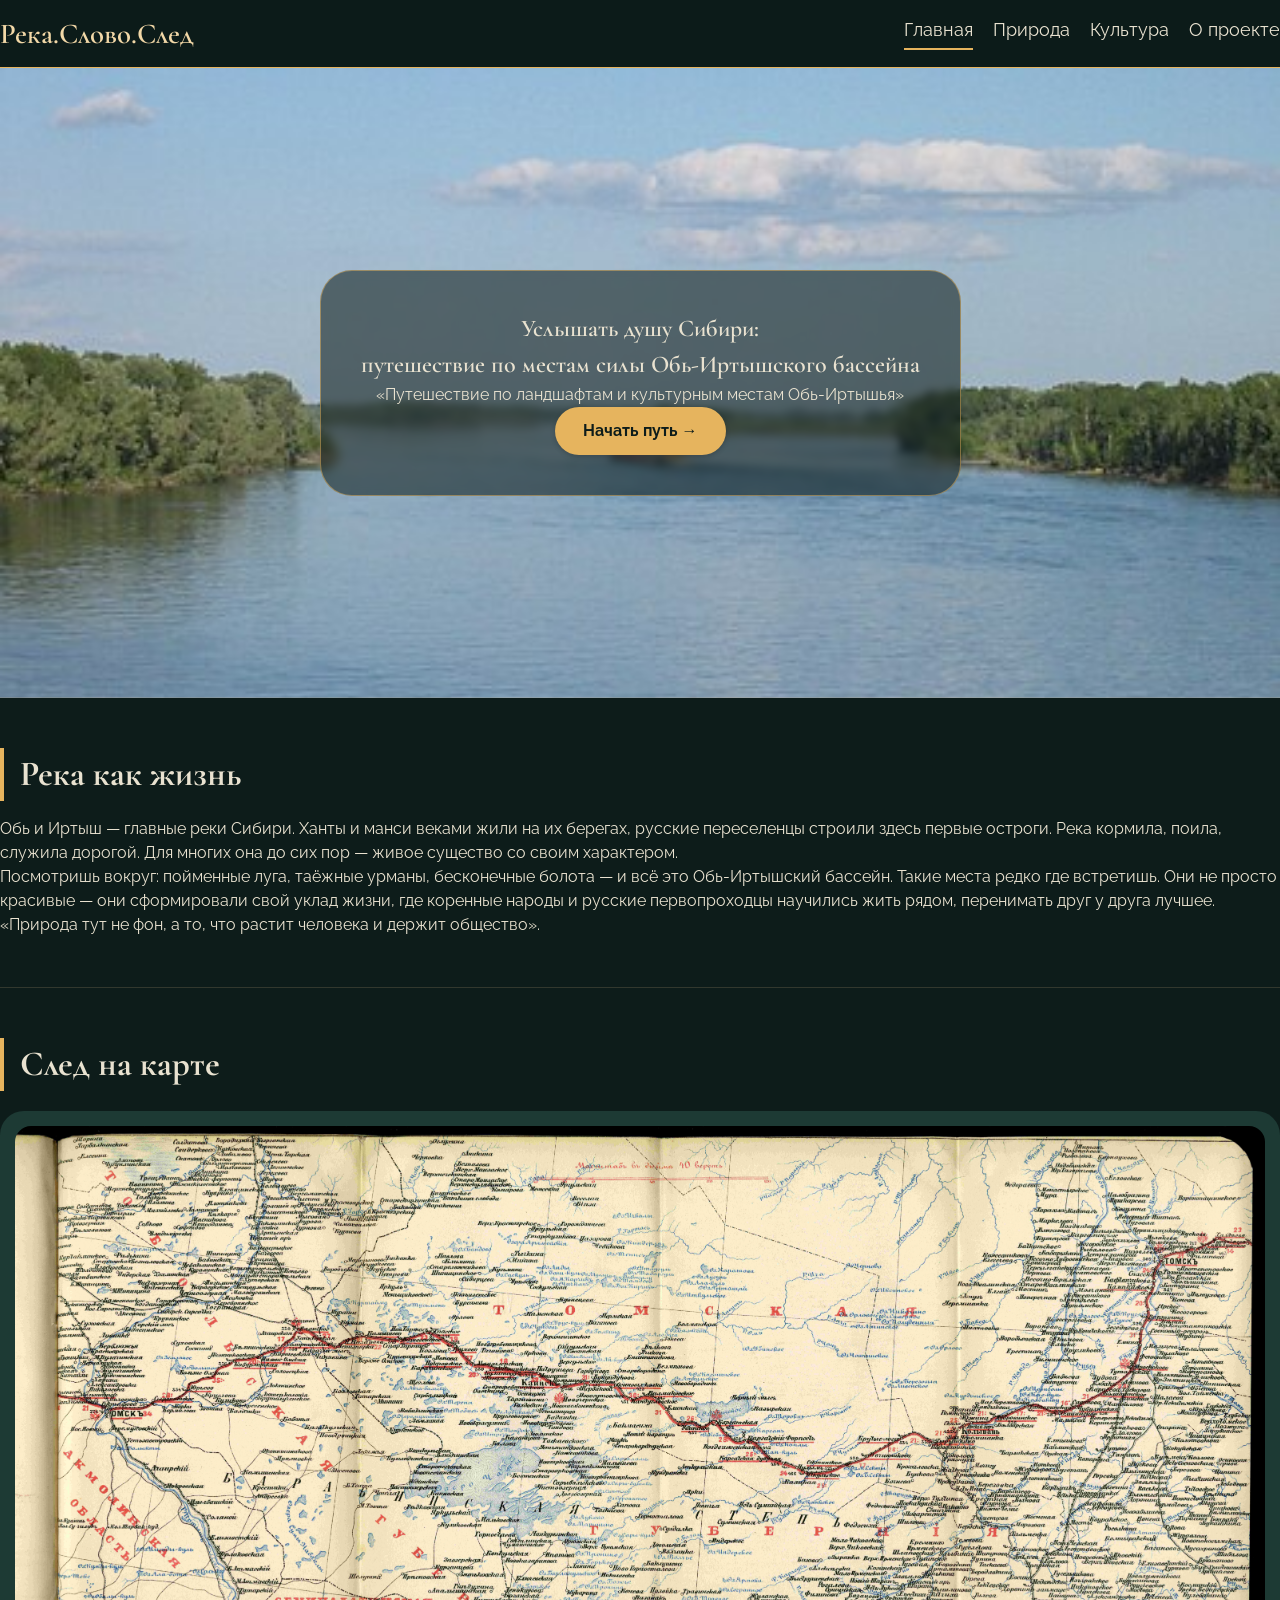
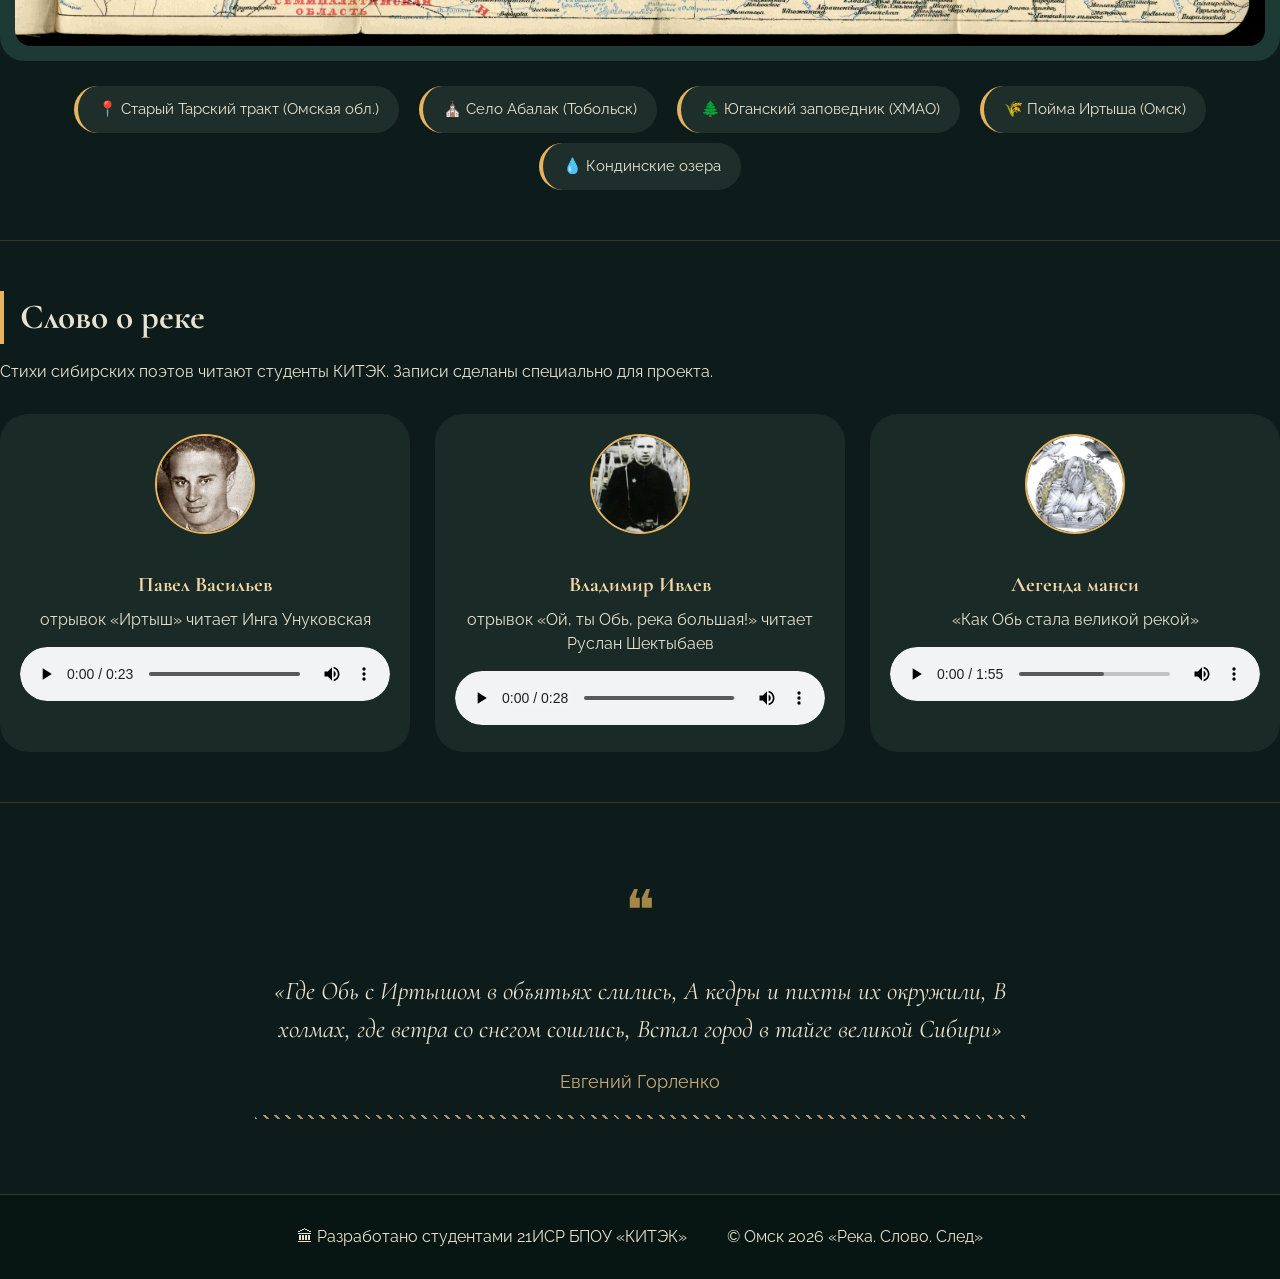
<file: index.html>
<!DOCTYPE html>
<html lang="ru">
<head>
    <meta charset="UTF-8">
    <meta name="viewport" content="width=device-width, initial-scale=1.0, viewport-fit=cover">
    <title>Река. Слово. След — Главная</title>
    <link rel="stylesheet" href="style.css">
</head>
<body>

<header class="site-header">
    <div class="container header-inner">
        <a href="index.html" class="logo">Река.Слово.След</a>
        <nav>
            <a href="index.html" class="active">Главная</a>
            <a href="nature.html">Природа</a>
            <a href="culture.html">Культура</a>
            <a href="about.html">О проекте</a>
        </nav>
    </div>
</header>

<section class="hero" style="background-image: url('images/hero/ob-river.jpg');">
    <div class="hero-content">
        <h1>Услышать душу Сибири:<br> путешествие по местам силы Обь-Иртышского бассейна</h1>
        <p>«Путешествие по ландшафтам и культурным местам Обь-Иртышья»</p>
        <a href="#map" class="btn">Начать путь →</a>
    </div>
</section>

<section>
    <div class="container">
        <h2>Река как жизнь</h2>
        <p>Обь и Иртыш — главные реки Сибири. Ханты и манси веками жили на их берегах, русские переселенцы строили здесь первые остроги. Река кормила, поила, служила дорогой. Для многих она до сих пор — живое существо со своим характером.</p>
        <p>Посмотришь вокруг: пойменные луга, таёжные урманы, бесконечные болота — и всё это Обь-Иртышский бассейн. Такие места редко где встретишь. Они не просто красивые — они сформировали свой уклад жизни, где коренные народы и русские первопроходцы научились жить рядом, перенимать друг у друга лучшее.</p>
        <blockquote>«Природа тут не фон, а то, что растит человека и держит общество».</blockquote>
    </div>
</section>


<section id="map">
    <div class="container">
        <h2>След на карте</h2>
        <div class="static-map">
            <img src="images/map/map.jpg" alt="Карта Обь-Иртышского бассейна" class="static-map-img">
        </div>
        <div class="locations-list-clickable">
            <div class="location-card-clickable" data-loc="0">📍 Старый Тарский тракт (Омская обл.)</div>
            <div class="location-card-clickable" data-loc="1">⛪ Село Абалак (Тобольск)</div>
            <div class="location-card-clickable" data-loc="2">🌲 Юганский заповедник (ХМАО)</div>
            <div class="location-card-clickable" data-loc="3">🌾 Пойма Иртыша (Омск)</div>
            <div class="location-card-clickable" data-loc="4">💧 Кондинские озера</div>
        </div>
    </div>
</section>

<section>
    <div class="container">
        <h2>Слово о реке</h2>
        <p>Стихи сибирских поэтов читают студенты КИТЭК. Записи сделаны специально для проекта.</p>
        <div class="poetry-grid">
            <div class="poet-card">
                <img class="poet-photo" src="images/poets/pavel-vasiliev.jpg" alt="Павел Васильев">
                <h3>Павел Васильев</h3>
                <p>отрывок «Иртыш» читает Инга Унуковская</p>
                <audio controls src="audio/0422.MP3"></audio>
                
            </div>
            <div class="poet-card">
                <img class="poet-photo" src="images/poets/ivlev.jpg" alt="Владимир Ивлев">
                <h3>Владимир Ивлев</h3>
                <p>отрывок «Ой, ты Обь, река большая!» читает Руслан Шектыбаев</p>
                <audio controls src="audio/0422(1).MP3"></audio>
            </div>
            <div class="poet-card">
                <img class="poet-photo" src="images/poets/mansi-legend.jpg" alt="Мансийская легенда">
                <h3>Легенда манси</h3>
                <p>«Как Обь стала великой рекой»</p>
                <audio controls src="audio/mansu.mp3"></audio>
            </div>
        </div>
    </div>
</section>

<section>
    <div class="container">
        <div class="quote-block">
            <div class="quote-icon">❝</div>
            <p class="quote-text">«Где Обь с Иртышом в объятьях слились, А кедры и пихты их окружили, В холмах, где ветра со снегом сошлись, Встал город в тайге великой Сибири»</p>
            <p class="quote-author">Евгений Горленко</p>
            <div class="ornament-border"></div>
        </div>
    </div>
</section>

<footer>
    <div class="container footer-grid">
        <div>🏛 Разработано студентами 21ИСР БПОУ «КИТЭК»</div>
        <div>© Омск 2026 «Река. Слово. След»</div>
    </div>
</footer>


<div id="popup" class="popup-overlay">
    <div class="popup-card">
        <span class="close-popup">&times;</span>
        <div id="popup-content"></div>
    </div>
</div>

<script src="script.js"></script>
</body>
</html>
</file>
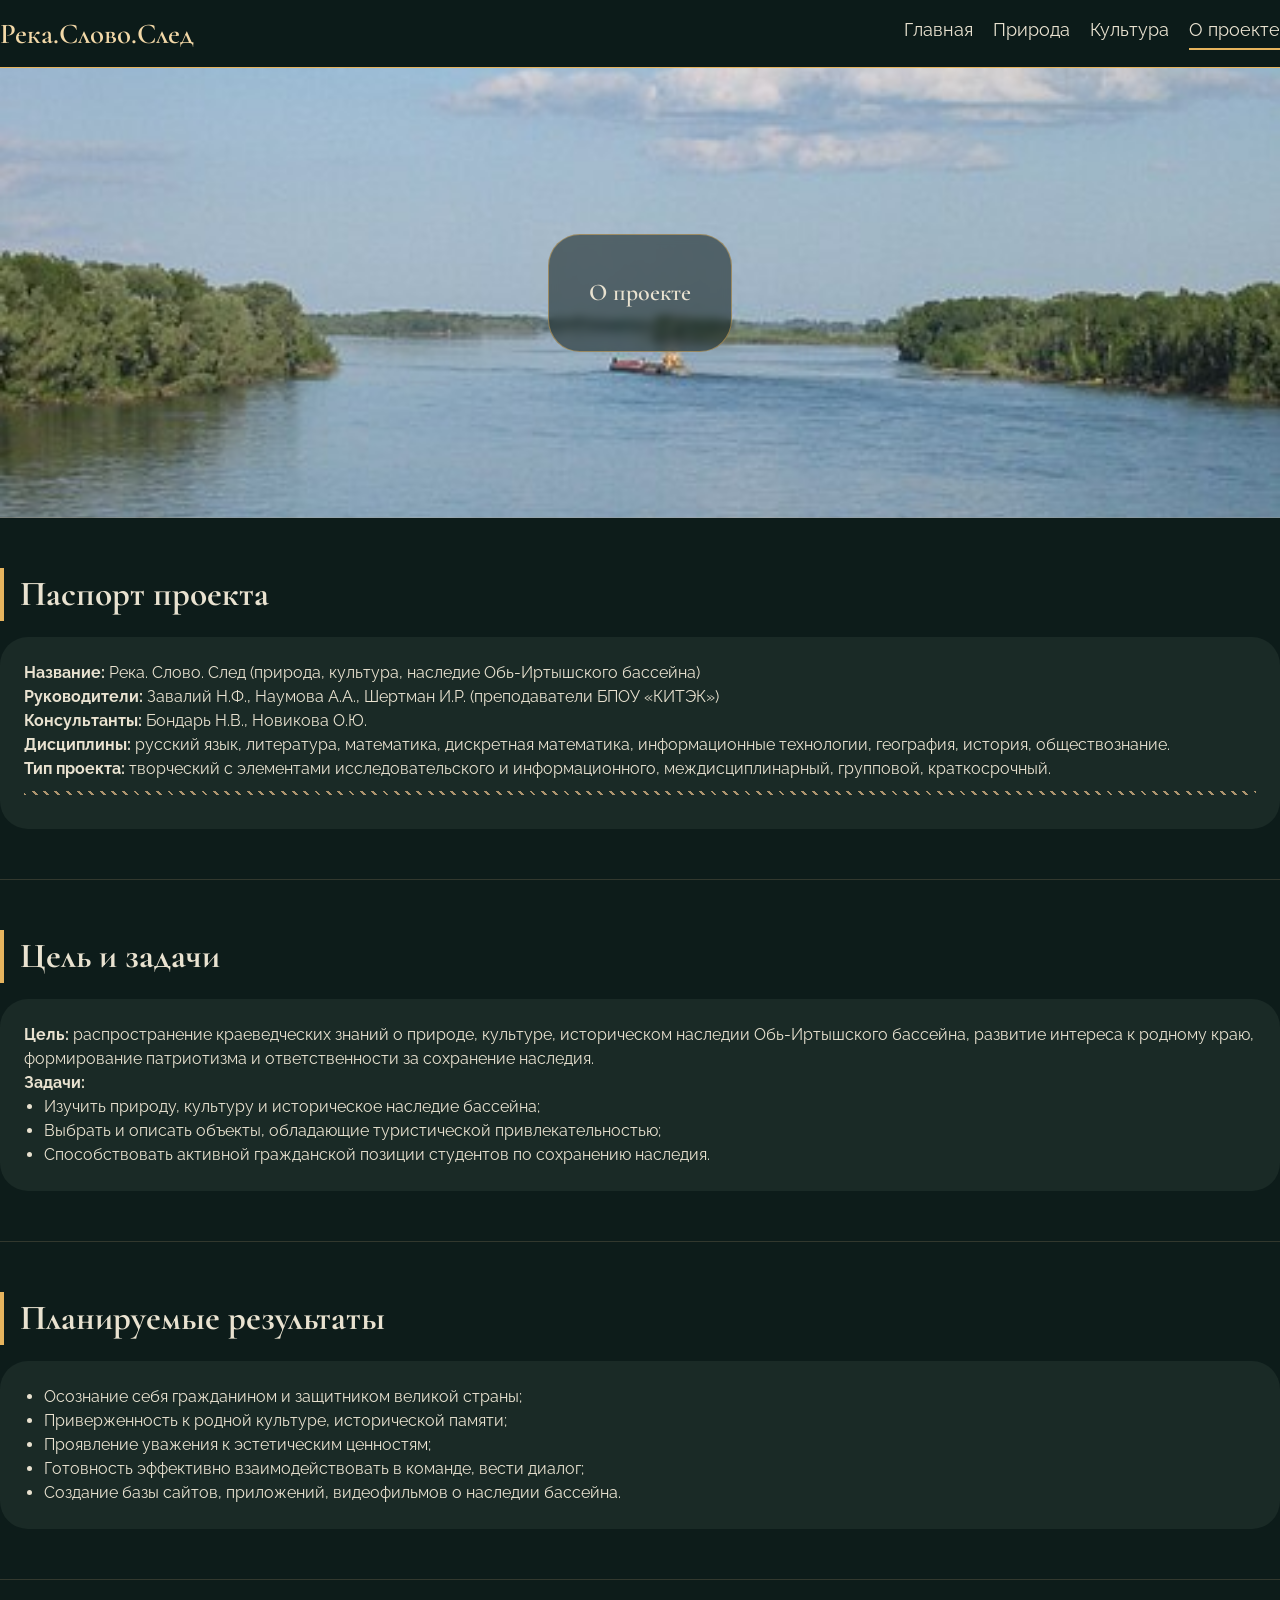
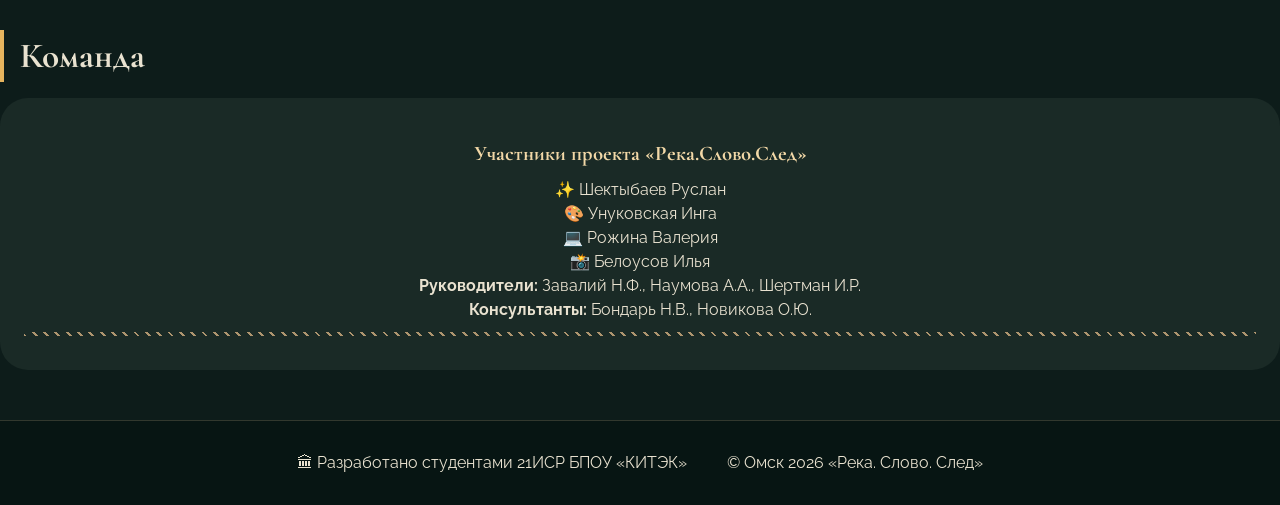
<file: about.html>
<!DOCTYPE html>
<html lang="ru">
<head>
    <meta charset="UTF-8">
    <meta name="viewport" content="width=device-width, initial-scale=1.0">
    <title>О проекте | Река.Слово.След</title>
    <link rel="stylesheet" href="style.css">
</head>
<body>

<header class="site-header">
    <div class="container header-inner">
        <a href="index.html" class="logo">Река.Слово.След</a>
        <nav>
            <a href="index.html">Главная</a>
            <a href="nature.html">Природа</a>
            <a href="culture.html">Культура</a>
            <a href="about.html" class="active">О проекте</a>
        </nav>
    </div>
</header>

<section class="hero" style="min-height: 50vh; background-image: url('images/hero/ob-river.jpg');">
    <div class="hero-content">
        <h1>О проекте</h1>
    </div>
</section>


<section>
    <div class="container">
        <h2>Паспорт проекта</h2>
        <div class="route-card">
            <p><strong>Название:</strong> Река. Слово. След (природа, культура, наследие Обь-Иртышского бассейна)</p>
            <p><strong>Руководители:</strong> Завалий Н.Ф., Наумова А.А., Шертман И.Р. (преподаватели БПОУ «КИТЭК»)</p>
            <p><strong>Консультанты:</strong> Бондарь Н.В., Новикова О.Ю.</p>
            <p><strong>Дисциплины:</strong> русский язык, литература, математика, дискретная математика, информационные технологии, география, история, обществознание.</p>
            <p><strong>Тип проекта:</strong> творческий с элементами исследовательского и информационного, междисциплинарный, групповой, краткосрочный.</p>
            <div class="ornament-border"></div>
        </div>
    </div>
</section>

<section>
    <div class="container">
        <h2>Цель и задачи</h2>
        <div class="route-card">
            <p><strong>Цель:</strong> распространение краеведческих знаний о природе, культуре, историческом наследии Обь-Иртышского бассейна, развитие интереса к родному краю, формирование патриотизма и ответственности за сохранение наследия.</p>
            <p><strong>Задачи:</strong></p>
            <ul style="margin-left:20px; color:#E9E2D0;">
                <li>Изучить природу, культуру и историческое наследие бассейна;</li>
                <li>Выбрать и описать объекты, обладающие туристической привлекательностью;</li>
                <li>Способствовать активной гражданской позиции студентов по сохранению наследия.</li>
            </ul>
        </div>
    </div>
</section>


<section>
    <div class="container">
        <h2>Планируемые результаты</h2>
        <div class="route-card">
            <ul style="margin-left:20px; color:#E9E2D0;">
                <li>Осознание себя гражданином и защитником великой страны;</li>
                <li>Приверженность к родной культуре, исторической памяти;</li>
                <li>Проявление уважения к эстетическим ценностям;</li>
                <li>Готовность эффективно взаимодействовать в команде, вести диалог;</li>
                <li>Создание базы сайтов, приложений, видеофильмов о наследии бассейна.</li>
            </ul>
        </div>
    </div>
</section>

<section>
    <div class="container">
        <h2>Команда</h2>
        <div class="team-card">
            <h3>Участники проекта «Река.Слово.След»</h3>
            <p>✨ Шектыбаев Руслан<br>
            🎨 Унуковская Инга<br>
            💻 Рожина Валерия<br>
            📸 Белоусов Илья</p>
            <p><strong>Руководители:</strong> Завалий Н.Ф., Наумова А.А., Шертман И.Р.</p>
            <p><strong>Консультанты:</strong> Бондарь Н.В., Новикова О.Ю.</p>
            <div class="ornament-border"></div>
        </div>
    </div>
</section>

<footer>
    <div class="container footer-grid">
        <div>🏛 Разработано студентами 21ИСР БПОУ «КИТЭК»</div>
        <div>© Омск 2026 «Река. Слово. След»</div>
    </div>
</footer>

<script src="script.js"></script>
</body>
</html>
</file>
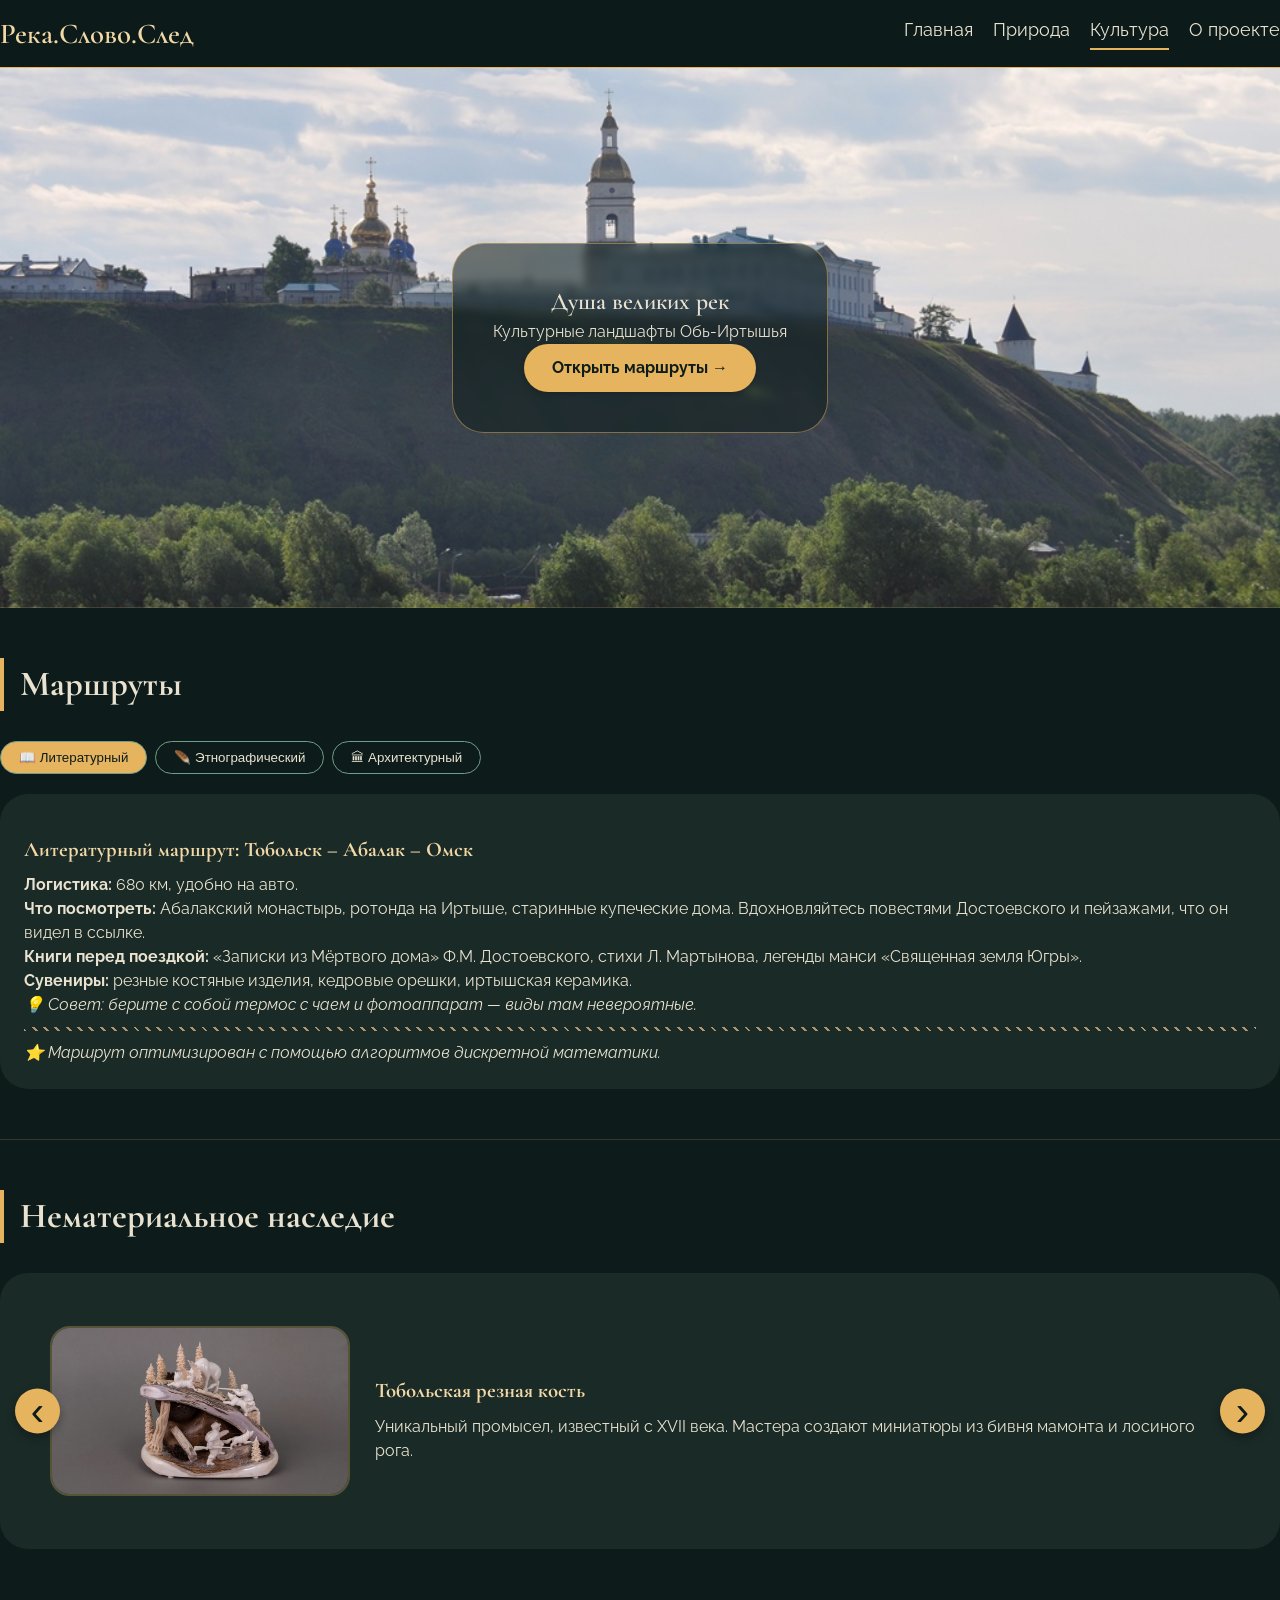
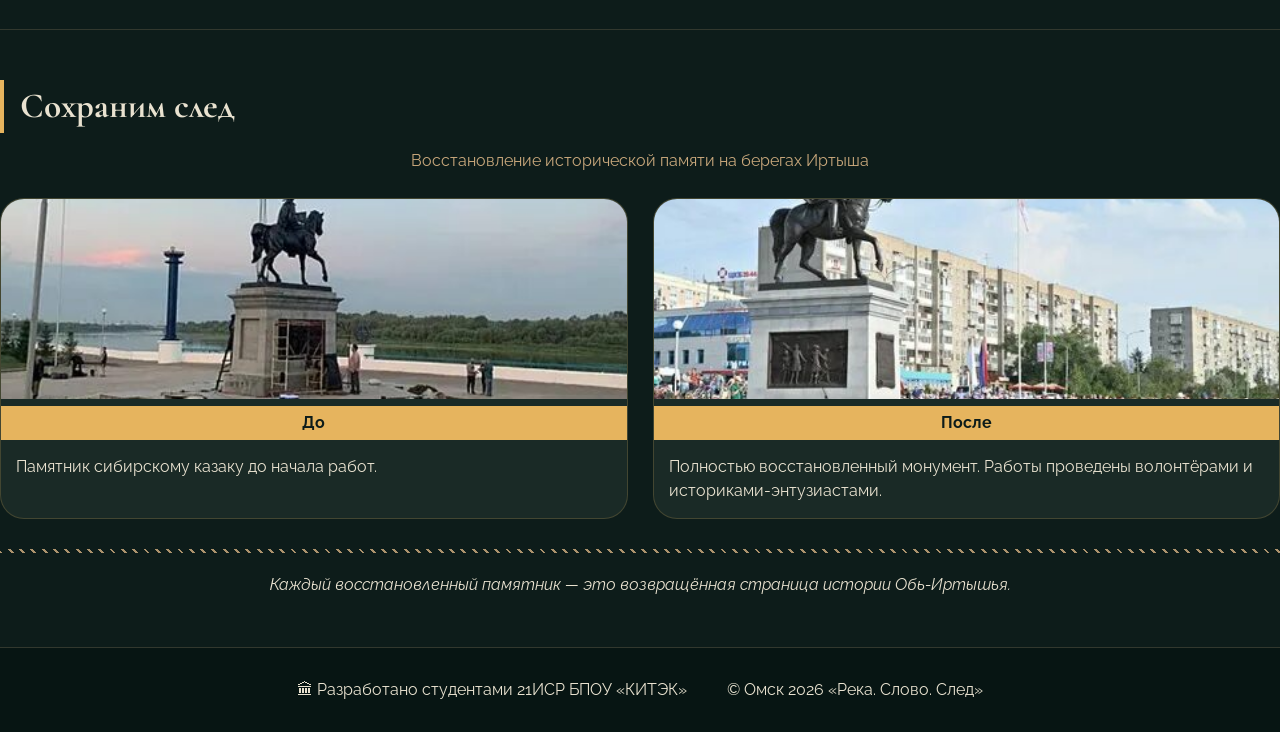
<file: culture.html>
<!DOCTYPE html>
<html lang="ru">
<head>
    <meta charset="UTF-8">
    <meta name="viewport" content="width=device-width, initial-scale=1.0">
    <title>Культурное наследие | Река.Слово.След</title>
    <link rel="stylesheet" href="style.css">
</head>
<body>

<header class="site-header">
    <div class="container header-inner">
        <a href="index.html" class="logo">Река.Слово.След</a>
        <nav>
            <a href="index.html">Главная</a>
            <a href="nature.html">Природа</a>
            <a href="culture.html" class="active">Культура</a>
            <a href="about.html">О проекте</a>
        </nav>
    </div>
</header>


<section class="hero" style="min-height: 60vh; background-image: url('images/culture/tobolsk-kremlin.jpg');">
    <div class="hero-content">
        <h1>Душа великих рек</h1>
        <p>Культурные ландшафты Обь-Иртышья</p>
        <a href="#routes" class="btn">Открыть маршруты →</a>
    </div>
</section>


<section id="routes">
    <div class="container">
        <h2>Маршруты</h2>
        <div class="tabs">
            <div class="tab-buttons">
                <button class="tab-btn active" data-tab="1">📖 Литературный</button>
                <button class="tab-btn" data-tab="2">🪶 Этнографический</button>
                <button class="tab-btn" data-tab="3">🏛 Архитектурный</button>
            </div>
            <div class="tab-content active" id="tab1">
                <div class="route-card">
                    <h3>Литературный маршрут: Тобольск – Абалак – Омск</h3>
                    <p><strong>Логистика:</strong> 680 км, удобно на авто.</p>
                    <p><strong>Что посмотреть:</strong> Абалакский монастырь, ротонда на Иртыше, старинные купеческие дома. Вдохновляйтесь повестями Достоевского и пейзажами, что он видел в ссылке.</p>
                    <p><strong>Книги перед поездкой:</strong> «Записки из Мёртвого дома» Ф.М. Достоевского, стихи Л. Мартынова, легенды манси «Священная земля Югры».</p>
                    <p><strong>Сувениры:</strong> резные костяные изделия, кедровые орешки, иртышская керамика.</p>
                    <p><em>💡 Совет: берите с собой термос с чаем и фотоаппарат — виды там невероятные.</em></p>
                    <div class="ornament-border"></div>
                    <p><em>⭐ Маршрут оптимизирован с помощью алгоритмов дискретной математики.</em></p>
                </div>
            </div>
            <div class="tab-content" id="tab2">
                <div class="route-card">
                    <h3>Этнографический маршрут: Ханты-Мансийск – стойбища на Оби</h3>
                    <p><strong>Что посмотреть:</strong> Этнографический музей под открытым небом «Торум Маа», священные лабазы, традиционные промыслы хантов и манси.</p>
                    <p><strong>События:</strong> Медвежий праздник (февраль–март), Вороний день (апрель).</p>
                    <p><strong>Рекомендуемая литература:</strong> Мифы и легенды обских угров, «Югра – земля легенд».</p>
                    <p><em>💡 Совет: берите с собой термос с чаем и фотоаппарат — виды там невероятные.</em></p>
                </div>
            </div>
            <div class="tab-content" id="tab3">
                <div class="route-card">
                    <h3>Архитектурное наследие: Тара – Тобольск – Омск</h3>
                    <p>Старейшие города Сибири: деревянное зодчество, купеческие особняки, Тобольский кремль – единственный каменный кремль за Уралом.</p>
                    <p>Особое внимание: Спасская церковь в Таре, ансамбль Любинского проспекта в Омске.</p>
                    <p><em>💡 Совет: берите с собой термос с чаем и фотоаппарат — виды там невероятные.</em></p>
                </div>
            </div>
        </div>
    </div>
</section>

<section>
    <div class="container">
        <h2>Нематериальное наследие</h2>
        <div class="carousel-wrapper">
            <div class="carousel-container">
                <button class="carousel-btn prev" aria-label="Предыдущий слайд">‹</button>
                <div class="carousel-track">
                    <div class="carousel-slide">
                        <img src="images/culture/bone-carving.jpg" alt="Резьба по кости">
                        <div>
                            <h3>Тобольская резная кость</h3>
                            <p>Уникальный промысел, известный с XVII века. Мастера создают миниатюры из бивня мамонта и лосиного рога.</p>
                        </div>
                    </div>
                    <div class="carousel-slide">
                        <img src="images/culture/bear-festival.jpg" alt="Медвежий праздник">
                        <div>
                            <h3>Медвежий праздник манси</h3>
                            <p>Ритуальное действо, длящееся несколько дней. Включает песни, танцы, драматические сцены.</p>
                        </div>
                    </div>
                    <div class="carousel-slide">
                        <img src="images/nature/fishing.jpg" alt="Рыболовство на Иртыше">
                        <div>
                            <h3>Традиционное рыболовство</h3>
                            <p>Использование старинных снастей: морды, фитили, неводы. Сезонные традиции и обряды.</p>
                        </div>
                    </div>
                </div>
                <button class="carousel-btn next" aria-label="Следующий слайд">›</button>
            </div>
            
            </div>
        </div>
    </div>
</section>


<section>
    <div class="container">
        <h2>Сохраним след</h2>
        <p class="section-subtitle">Восстановление исторической памяти на берегах Иртыша</p>
        <div class="restoration-compare">
            <div class="restoration-card">
                <img src="images/volunteer/monument-before.jpg" alt="Памятник до реставрации" class="restoration-img">
                <div class="restoration-label">До</div>
                <p>Памятник сибирскому казаку до начала работ.</p>
            </div>
            <div class="restoration-card">
                <img src="images/volunteer/monument-after.jpg" alt="Памятник после реставрации" class="restoration-img">
                <div class="restoration-label">После</div>
                <p>Полностью восстановленный монумент. Работы проведены волонтёрами и историками-энтузиастами.</p>
            </div>
        </div>
        <div class="ornament-border" style="margin-top: 30px;"></div>
        <p style="text-align:center; margin-top:20px;"><em>Каждый восстановленный памятник — это возвращённая страница истории Обь-Иртышья.</em></p>
    </div>
</section>

<footer>
    <div class="container footer-grid">
        <div>🏛 Разработано студентами 21ИСР БПОУ «КИТЭК»</div>
        <div>© Омск 2026 «Река. Слово. След»</div>
    </div>
</footer>

<script src="script.js"></script>
</body>
</html>
</file>
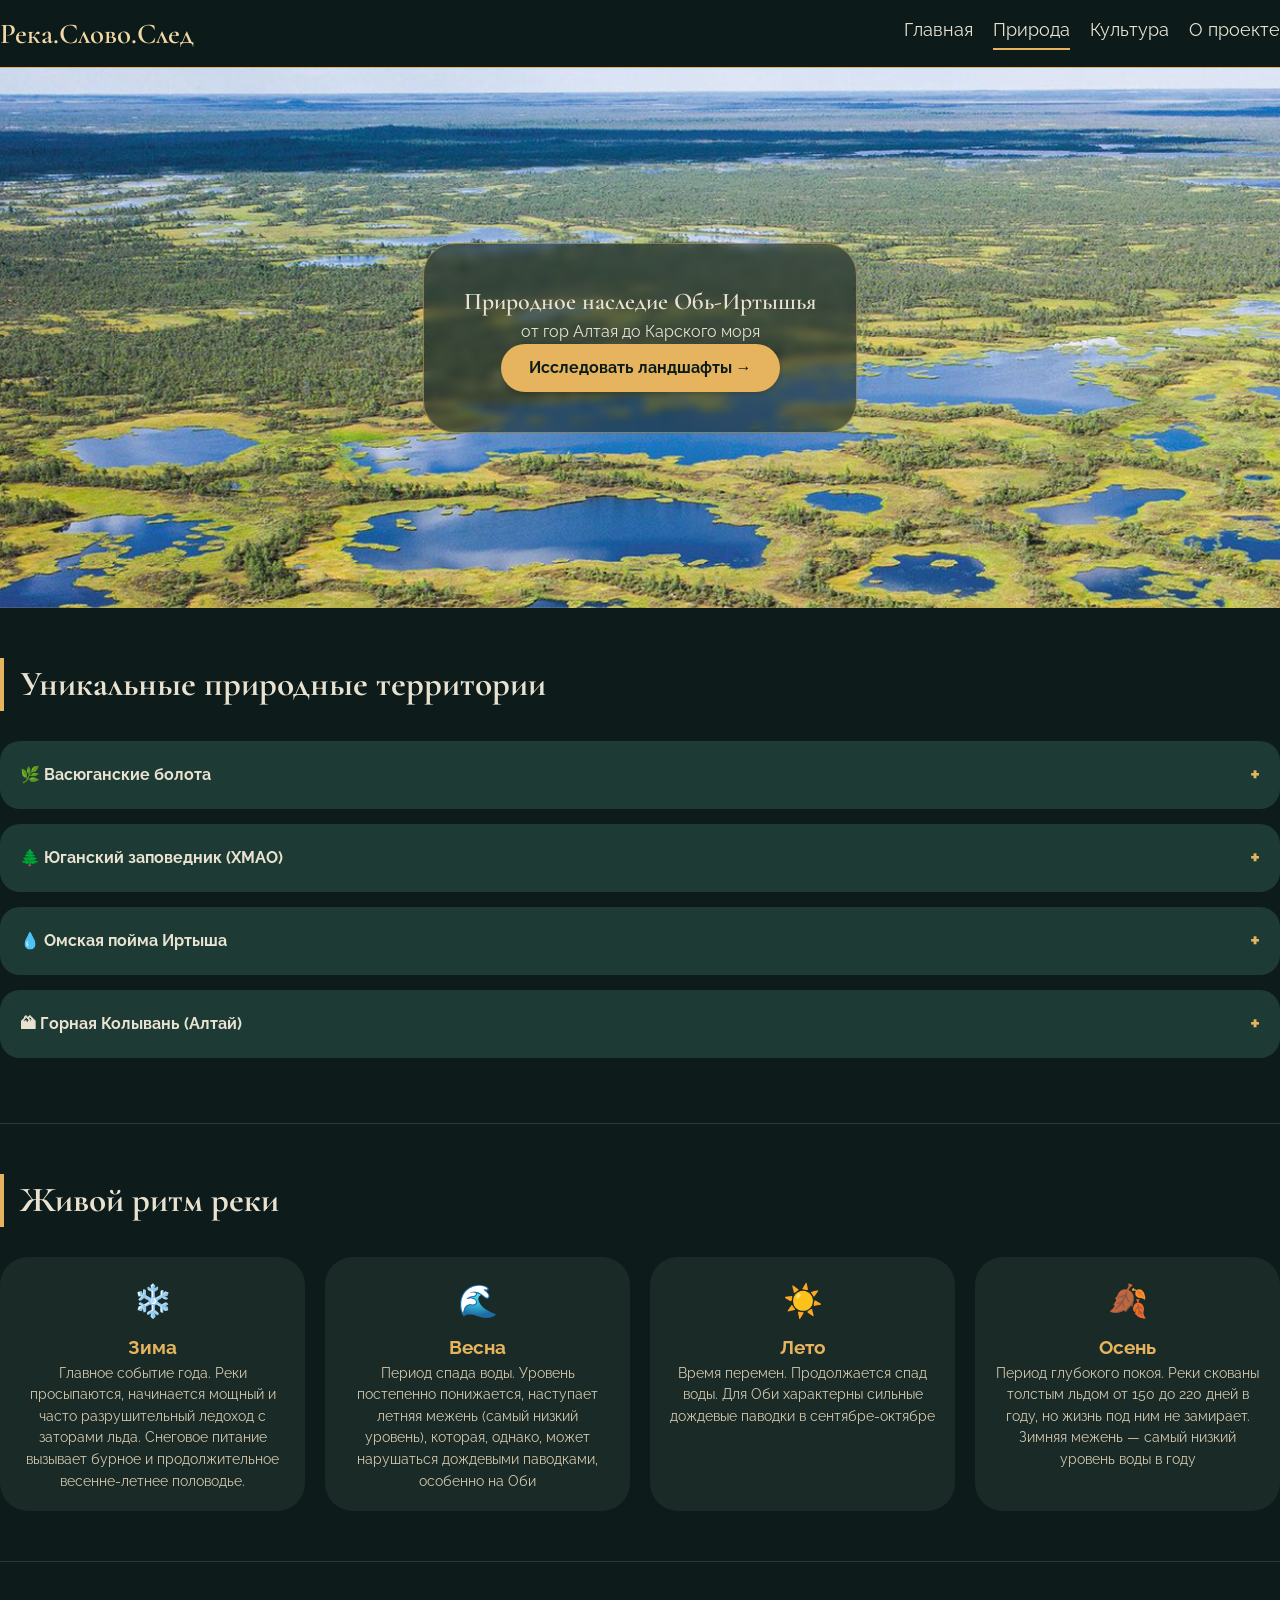
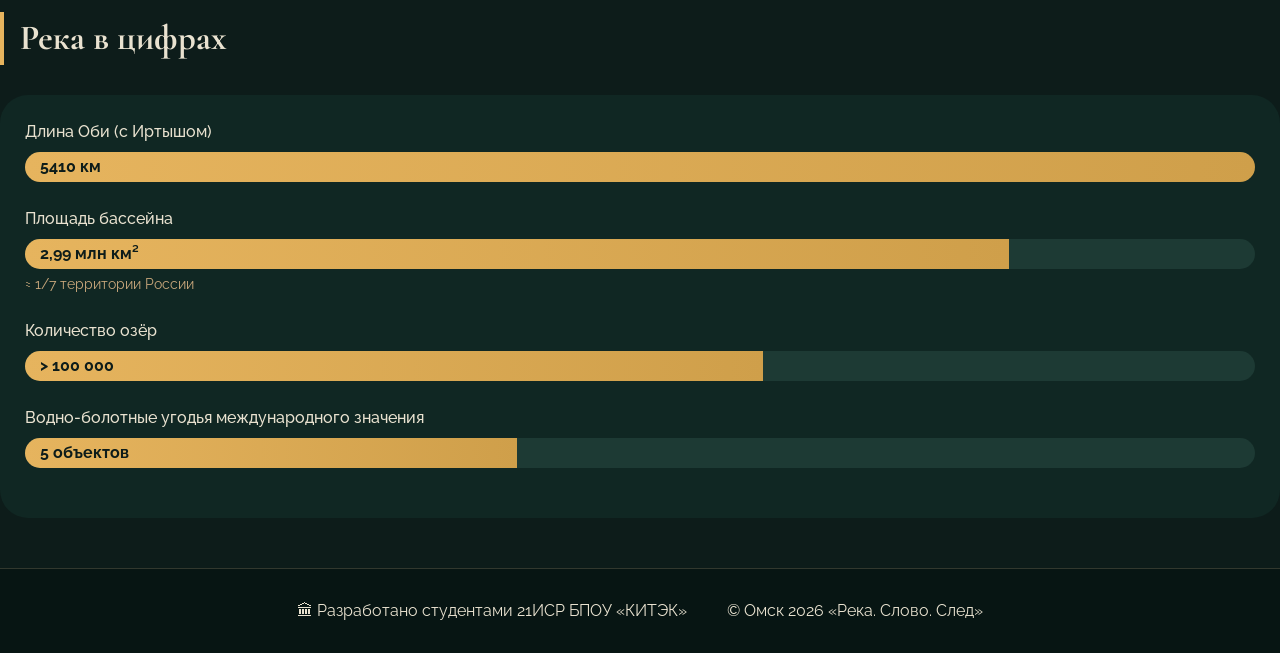
<file: nature.html>
<!DOCTYPE html>
<html lang="ru">
<head>
    <meta charset="UTF-8">
    <meta name="viewport" content="width=device-width, initial-scale=1.0">
    <title>Природа Обь-Иртышья | Река.Слово.След</title>
    <link rel="stylesheet" href="style.css">
</head>
<body>

<header class="site-header">
    <div class="container header-inner">
        <a href="index.html" class="logo">Река.Слово.След</a>
        <nav>
            <a href="index.html">Главная</a>
            <a href="nature.html" class="active">Природа</a>
            <a href="culture.html">Культура</a>
            <a href="about.html">О проекте</a>
        </nav>
    </div>
</header>


<section class="hero" style="min-height: 60vh; background-image: url('images/nature/vasugan.jpg');">
    <div class="hero-content">
        <h1>Природное наследие Обь-Иртышья</h1>
        <p>от гор Алтая до Карского моря</p>
        <a href="#gallery" class="btn">Исследовать ландшафты →</a>
    </div>
</section>


<section id="gallery">
    <div class="container">
        <h2>Уникальные природные территории</h2>
        <div class="accordion">
            <div class="accordion-item">
                <div class="accordion-header">
                    <span>🌿 Васюганские болота</span>
                    <span class="accordion-icon">+</span>
                </div>
                <div class="accordion-content">
                    <img src="images/nature/vasugan.jpg" alt="Васюганские болота" style="width:100%; height:350px; border-radius:16px; margin-bottom:15px; object-fit:cover;">
                    <p>Крупнейшая болотная система Северного полушария (53 тыс. км²). Одни из крупнейших болотных систем в мире, расположенная в Западной Сибири, в междуречье Оби и Иртыша. Включены в предварительный список ЮНЕСКО.</p>
                    <span class="badge">Заповедный статус: федеральный статус заповедника</span>
                </div>
            </div>
            <div class="accordion-item">
                <div class="accordion-header">
                    <span>🌲 Юганский заповедник (ХМАО)</span>
                    <span class="accordion-icon">+</span>
                </div>
                <div class="accordion-content">
                    <img src="images/nature/yugansky.jpg" alt="Юганский заповедник" style="width:100%; height:350px; border-radius:16px; margin-bottom:15px; object-fit:cover;">
                    <p>Особо охраняемая территория в Сургутском районе Ханты-Мансийского автономного округа, в бассейне реки Большой Юган (левый приток Оби).</p>
                    <span class="badge">Охранный статус: Заповедник федерального значения</span>
                </div>
            </div>
            <div class="accordion-item">
                <div class="accordion-header">
                    <span>💧 Омская пойма Иртыша</span>
                    <span class="accordion-icon">+</span>
                </div>
                <div class="accordion-content">
                    <img src="images/nature/irtysh-floodplain.jpg" alt="Пойма Иртыша" style="width:100%; height:350px; border-radius:16px; margin-bottom:15px; object-fit:cover;">
                    <p>Уникальные заливные луга, место остановки перелётных птиц. Часть речной системы, где протекает река Иртыш на территории Омской области.</p>
                    <span class="badge">Государственный природный ландшафтный заказник регионального значения «Пойма Любинская». </span>
                </div>
            </div>
            <div class="accordion-item">
                <div class="accordion-header">
                    <span>🏔 Горная Колывань (Алтай)</span>
                    <span class="accordion-icon">+</span>
                </div>
                <div class="accordion-content">
                    <img src="images/nature/kolyvan.jpg" alt="Колыванское озеро" style="width:100%; height:380px; border-radius:16px; margin-bottom:15px; object-fit:cover;">
                    <p>Туристический район в юго-западной части Алтайского края, расположенный в низкогорном массиве Колыванского хребта.</p>
                    <span class="badge">Памятник природы</span>
                </div>
            </div>
        </div>
    </div>
</section>


<section>
    <div class="container">
        <h2>Живой ритм реки</h2>
        <div class="calendar-nature">
            <div class="season-item">
                <span class="season-icon">❄️</span>
                <span class="season-name">Зима</span>
                <p>Главное событие года. Реки просыпаются, начинается мощный и часто разрушительный ледоход с заторами льда. Снеговое питание вызывает бурное и продолжительное весенне-летнее половодье.</p>
            </div>
            <div class="season-item">
                <span class="season-icon">🌊</span>
                <span class="season-name">Весна</span>
                <p>Период спада воды. Уровень постепенно понижается, наступает летняя межень (самый низкий уровень), которая, однако, может нарушаться дождевыми паводками, особенно на Оби</p>
            </div>
            <div class="season-item">
                <span class="season-icon">☀️</span>
                <span class="season-name">Лето</span>
                <p>Время перемен. Продолжается спад воды. Для Оби характерны сильные дождевые паводки в сентябре-октябре</p>
            </div>
            <div class="season-item">
                <span class="season-icon">🍂</span>
                <span class="season-name">Осень</span>
                <p>Период глубокого покоя. Реки скованы толстым льдом от 150 до 220 дней в году, но жизнь под ним не замирает. Зимняя межень — самый низкий уровень воды в году</p>
            </div>
        </div>
    </div>
</section>


<section>
    <div class="container">
        <h2>Река в цифрах</h2>
        <div class="infographics">
            <div class="stat-item">
                <div class="stat-label">Длина Оби (с Иртышом)</div>
                <div class="stat-bar"><div class="stat-fill" style="width:100%;">5410 км</div></div>
            </div>
            <div class="stat-item">
                <div class="stat-label">Площадь бассейна</div>
                <div class="stat-bar"><div class="stat-fill" style="width:80%;">2,99 млн км²</div></div>
                <div class="stat-compare">≈ 1/7 территории России</div>
            </div>
            <div class="stat-item">
                <div class="stat-label">Количество озёр</div>
                <div class="stat-bar"><div class="stat-fill" style="width:60%;">> 100 000</div></div>
            </div>
            <div class="stat-item">
                <div class="stat-label">Водно-болотные угодья международного значения</div>
                <div class="stat-bar"><div class="stat-fill" style="width:40%;">5 объектов</div></div>
            </div>
        </div>
    </div>
</section>

<footer>
    <div class="container footer-grid">
        <div>🏛 Разработано студентами 21ИСР БПОУ «КИТЭК»</div>
        <div>© Омск 2026 «Река. Слово. След»</div>
    </div>
</footer>

<script src="script.js"></script>
</body>
</html>
</file>
<file: style.css>
@import url('https://fonts.googleapis.com/css2?family=Cormorant+Garamond:ital,wght@0,400;0,600;1,400&family=Raleway:wght@300;400;500&display=swap');

* {
    margin: 0;
    padding: 0;
    box-sizing: border-box;
}

body {
    font-family: 'Raleway', sans-serif;
    background: #0D1C1A;
    color: #E9E2D0;
    line-height: 1.5;
    scroll-behavior: smooth;
}

h1, h2, h3, .logo, .quote-text {
    font-family: 'Cormorant Garamond', serif;
}

h1 { font-weight: 600; }
h2 {
    font-size: clamp(1.6rem, 5vw, 2.2rem);
    margin-bottom: 1rem;
    border-left: 4px solid #E6B45E;
    padding-left: 1rem;
}
h3 { font-size: 1.3rem; color: #F2D8A7; margin: 1rem 0 0.5rem; }
a { text-decoration: none; color: inherit; }

.btn {
    display: inline-block;
    background: #E6B45E;
    color: #0D1C1A;
    padding: 12px 28px;
    border-radius: 40px;
    font-weight: bold;
    transition: 0.3s;
    box-shadow: 0 2px 5px rgba(0,0,0,0.2);
}
.btn:hover {
    background: #cf9f4a;
    transform: translateY(-3px);
    box-shadow: 0 8px 20px rgba(0,0,0,0.3);
}

section {
    padding: 50px 0;
    border-bottom: 1px solid rgba(201,168,124,0.2);
}
.container {
    max-width: 1280px;
    margin: 0 auto;
    padding: 0 20px;
}

.site-header {
    background: rgba(13,28,26,0.85);
    backdrop-filter: blur(8px);
    padding: 12px 0;
    position: sticky;
    top: 0;
    z-index: 10;
    border-bottom: 1px solid #E6B45E;
}
.header-inner {
    display: flex;
    align-items: center;
    justify-content: space-between;
    flex-wrap: wrap;
    gap: 15px 30px;
    max-width: 1280px;
    margin: 0 auto;
    padding: 0 20px;
}
.logo {
    font-weight: 600;
    font-size: clamp(1.3rem, 4vw, 1.8rem);
    color: #F2D8A7;
}
nav { display: flex; gap: 20px; }
nav a {
    font-size: clamp(0.9rem, 3vw, 1.1rem);
    padding-bottom: 5px;
    border-bottom: 2px solid transparent;
    white-space: nowrap;
}
nav a.active, nav a:hover { border-bottom-color: #E6B45E; }

.hero {
    min-height: 70vh;
    display: flex;
    align-items: center;
    justify-content: center;
    text-align: center;
    padding: 60px 20px;
    background-size: cover;
    background-position: center;
}
.hero-content {
    max-width: 900px;
    background: rgba(13,28,26,0.55);
    padding: clamp(1.5rem, 5vw, 2.5rem);
    border-radius: 32px;
    border: 1px solid rgba(230,180,94,0.5);
    backdrop-filter: blur(4px);
}
.hero-subtitle {
    font-size: 0.9rem;
    text-transform: uppercase;
    letter-spacing: 3px;
    color: #E6B45E;
    margin-bottom: 10px;
}

.static-map {
    background: #1D3A34;
    border-radius: 24px;
    padding: 15px;
    margin-top: 20px;
}
.static-map-img {
    width: 100%;
    border-radius: 16px;
    display: block;
}
.locations-list-clickable {
    display: flex;
    flex-wrap: wrap;
    gap: 10px 20px;
    margin-top: 25px;
    justify-content: center;
}
.location-card-clickable {
    background: #1e2f2b;
    padding: 12px 20px;
    border-radius: 40px;
    font-size: 0.95rem;
    border-left: 4px solid #E6B45E;
    cursor: pointer;
    transition: 0.2s;
}
.location-card-clickable:hover {
    background: #2a453e;
    transform: translateX(5px);
}

.popup-overlay {
    position: fixed;
    inset: 0;
    background: rgba(0,0,0,0.85);
    backdrop-filter: blur(5px);
    z-index: 9999;
    display: flex;
    align-items: center;
    justify-content: center;
    visibility: hidden;
    opacity: 0;
    transition: 0.3s;
}
.popup-overlay.active { visibility: visible; opacity: 1; }
.popup-card {
    background: #1D2C28;
    max-width: 500px;
    width: 90%;
    border-radius: 28px;
    padding: 28px 24px;
    border-top: 6px solid #E6B45E;
    box-shadow: 0 20px 40px rgba(0,0,0,0.6);
    position: relative;
}
.close-popup {
    position: absolute;
    top: 16px;
    right: 20px;
    font-size: 28px;
    cursor: pointer;
}
.close-popup:hover { color: #E6B45E; }
#popup-content h3 {
    margin: 0 0 15px;
    padding-right: 30px;
    color: #F2D8A7;
    font-size: 1.4rem;
}
#popup-content p { margin-bottom: 20px; }
#popup-content small {
    display: block;
    color: #C9A87C;
    font-style: italic;
}
.ornament-border {
    background: repeating-linear-gradient(45deg, #C9A87C 0 2px, transparent 2px 8px);
    height: 4px;
    width: 100%;
    margin: 10px 0;
    opacity: 0.85; /* чуть менее идеально */
}

.poetry-grid, .calendar-nature {
    display: grid;
    gap: 25px;
    margin-top: 30px;
}
.poetry-grid { grid-template-columns: repeat(auto-fit, minmax(260px, 1fr)); }
.calendar-nature { grid-template-columns: repeat(auto-fit, minmax(180px, 1fr)); gap: 20px; }

.poet-card, .season-item, .route-card, .team-card, .accordion-item, .restoration-card, .carousel-container {
    background: #1A2A26;
    border-radius: 28px;
}
.poet-card, .season-item { padding: 20px; text-align: center; }

.poet-photo {
    width: 100px;
    height: 100px;
    object-fit: cover;
    border-radius: 50%;
    border: 2px solid #E6B45E;
    margin-bottom: 12px;
}
audio { width: 100%; margin-top: 15px; border-radius: 30px; }

.carousel-wrapper { margin: 30px 0; }
.carousel-container {
    position: relative;
    overflow: hidden;
    border-radius: 28px;
}
.carousel-track { display: flex; transition: transform 0.4s; }
.carousel-slide {
    min-width: 100%;
    display: flex;
    flex-wrap: wrap;
    align-items: center;
    justify-content: center;
    gap: 25px;
    padding: 25px 50px;
}
.carousel-slide img {
    width: 40%;
    min-width: 200px;
    max-width: 300px;
    border-radius: 20px;
    object-fit: cover;
    border: 2px solid rgba(230,180,94,0.3);
}
.carousel-slide div { flex: 1; min-width: 250px; }
.carousel-btn {
    position: absolute;
    top: 50%;
    transform: translateY(-50%);
    background: #E6B45E;
    border: none;
    color: #0D1C1A;
    font-size: 2.5rem;
    width: 45px;
    height: 45px;
    border-radius: 50%;
    cursor: pointer;
    z-index: 5;
    display: flex;
    align-items: center;
    justify-content: center;
    box-shadow: 0 4px 10px rgba(0,0,0,0.3);
}
.carousel-btn:hover {
    background: #cf9f4a;
    transform: translateY(-50%) scale(1.1);
}
.prev { left: 15px; }
.next { right: 15px; }

.accordion { margin-top: 30px; }
.accordion-item {
    border-radius: 20px;
    margin-bottom: 15px;
    overflow: hidden;
}
.accordion-header {
    padding: 16px 20px;
    display: flex;
    justify-content: space-between;
    align-items: center;
    cursor: pointer;
    font-weight: bold;
    background: #1D3A34;
}
.accordion-header:hover { background: #255249; }
.accordion-icon { font-size: 1.5rem; color: #E6B45E; }
.accordion-content {
    padding: 0 20px;
    max-height: 0;
    overflow: hidden;
    transition: max-height 0.3s, padding 0.3s;
}
.accordion-item.active .accordion-content {
    padding: 20px;
    max-height: 600px;
}
.badge {
    display: inline-block;
    background: #2a453e;
    padding: 6px 12px;
    border-radius: 30px;
    font-size: 0.8rem;
    margin-top: 10px;
    border-left: 3px solid #E6B45E;
}

.tabs { margin-top: 30px; }
.tab-buttons {
    display: flex;
    gap: 8px;
    flex-wrap: wrap;
    margin-bottom: 20px;
}
.tab-btn {
    background: transparent;
    border: 1px solid #6F9E8A;
    color: #E9E2D0;
    padding: 8px 18px;
    border-radius: 40px;
    cursor: pointer;
}
.tab-btn.active {
    background: #E6B45E;
    color: #0D1C1A;
}
.tab-content { display: none; }
.tab-content.active { display: block; }

.infographics {
    background: #102723;
    border-radius: 28px;
    padding: 25px;
    margin-top: 30px;
}
.stat-item { margin-bottom: 25px; }
.stat-label { margin-bottom: 8px; font-weight: 500; }
.stat-bar {
    background: #1D3A34;
    border-radius: 40px;
    height: 30px;
    overflow: hidden;
}
.stat-fill {
    background: linear-gradient(90deg, #E6B45E, #cf9f4a);
    height: 100%;
    display: flex;
    align-items: center;
    padding-left: 15px;
    color: #0D1C1A;
    font-weight: bold;
}
.stat-compare {
    margin-top: 5px;
    font-size: 0.85rem;
    color: #C9A87C;
}

.route-card, .team-card { padding: 24px; }
.team-card { text-align: center; }

.quote-block {
    text-align: center;
    max-width: 800px;
    margin: 0 auto;
    padding: 15px;
}
.quote-icon {
    font-size: 3.5rem;
    color: #E6B45E;
    opacity: 0.7;
}
.quote-text {
    font-style: italic;
    font-size: clamp(1.2rem, 5vw, 1.6rem);
    margin: 20px 0;
}
.quote-author {
    font-size: 1.1rem;
    color: #C9A87C;
    margin-bottom: 20px;
}

.season-icon {
    font-size: 2rem;
    display: block;
    margin-bottom: 8px;
}
.season-name {
    font-size: 1.2rem;
    font-weight: bold;
    color: #E6B45E;
    margin-bottom: 10px;
}
.season-item p { font-size: 0.9rem; color: #D4C9B0; }

.section-subtitle {
    text-align: center;
    color: #C9A87C;
    margin-bottom: 25px;
}
.restoration-compare {
    display: grid;
    grid-template-columns: 1fr 1fr;
    gap: 25px;
    margin-top: 20px;
}
.restoration-card {
    border-radius: 24px;
    overflow: hidden;
    border: 1px solid rgba(230,180,94,0.2);
}


.restoration-img {
    width: 100%;
    height: 200px;
    object-fit: cover;
}
.restoration-label {
    background: #E6B45E;
    color: #0D1C1A;
    font-weight: bold;
    text-align: center;
    padding: 5px 0;
}
.restoration-card p { padding: 15px; margin: 0; }

footer {
    background: #071513;
    padding: 30px 0;
    text-align: center;
}
.footer-grid {
    display: flex;
    flex-wrap: wrap;
    justify-content: center;
    gap: 20px 40px;
}

@media (max-width: 768px) {
    section { padding: 40px 0; }
    .hero { min-height: 60vh; }
    .header-inner { justify-content: center; }
    .logo { margin-right: 0; }
    .carousel-slide { flex-direction: column; padding: 20px 30px; text-align: center; }
    .carousel-slide img { width: 80%; max-width: 280px; }
    .carousel-btn { width: 38px; height: 38px; font-size: 2rem; }
    .prev { left: 8px; }
    .next { right: 8px; }
    .restoration-compare { grid-template-columns: 1fr; }
    .calendar-nature, .poetry-grid { grid-template-columns: repeat(2, 1fr); }
}

@media (max-width: 480px) {
    .container { padding: 0 15px; }
    .hero { padding: 40px 15px; }
    .hero-content { padding: 1.5rem; }
    .btn { padding: 10px 20px; font-size: 0.9rem; }
    .locations-list-clickable { flex-direction: column; gap: 8px; }
    .location-card-clickable { text-align: center; }
    .carousel-slide { padding: 15px 25px; }
    .carousel-slide img { width: 100%; }
    .calendar-nature, .poetry-grid { grid-template-columns: 1fr; }
    nav { gap: 15px; }
}

@media (min-width: 1280px) {
    .container { padding: 0; }
}
</file>
